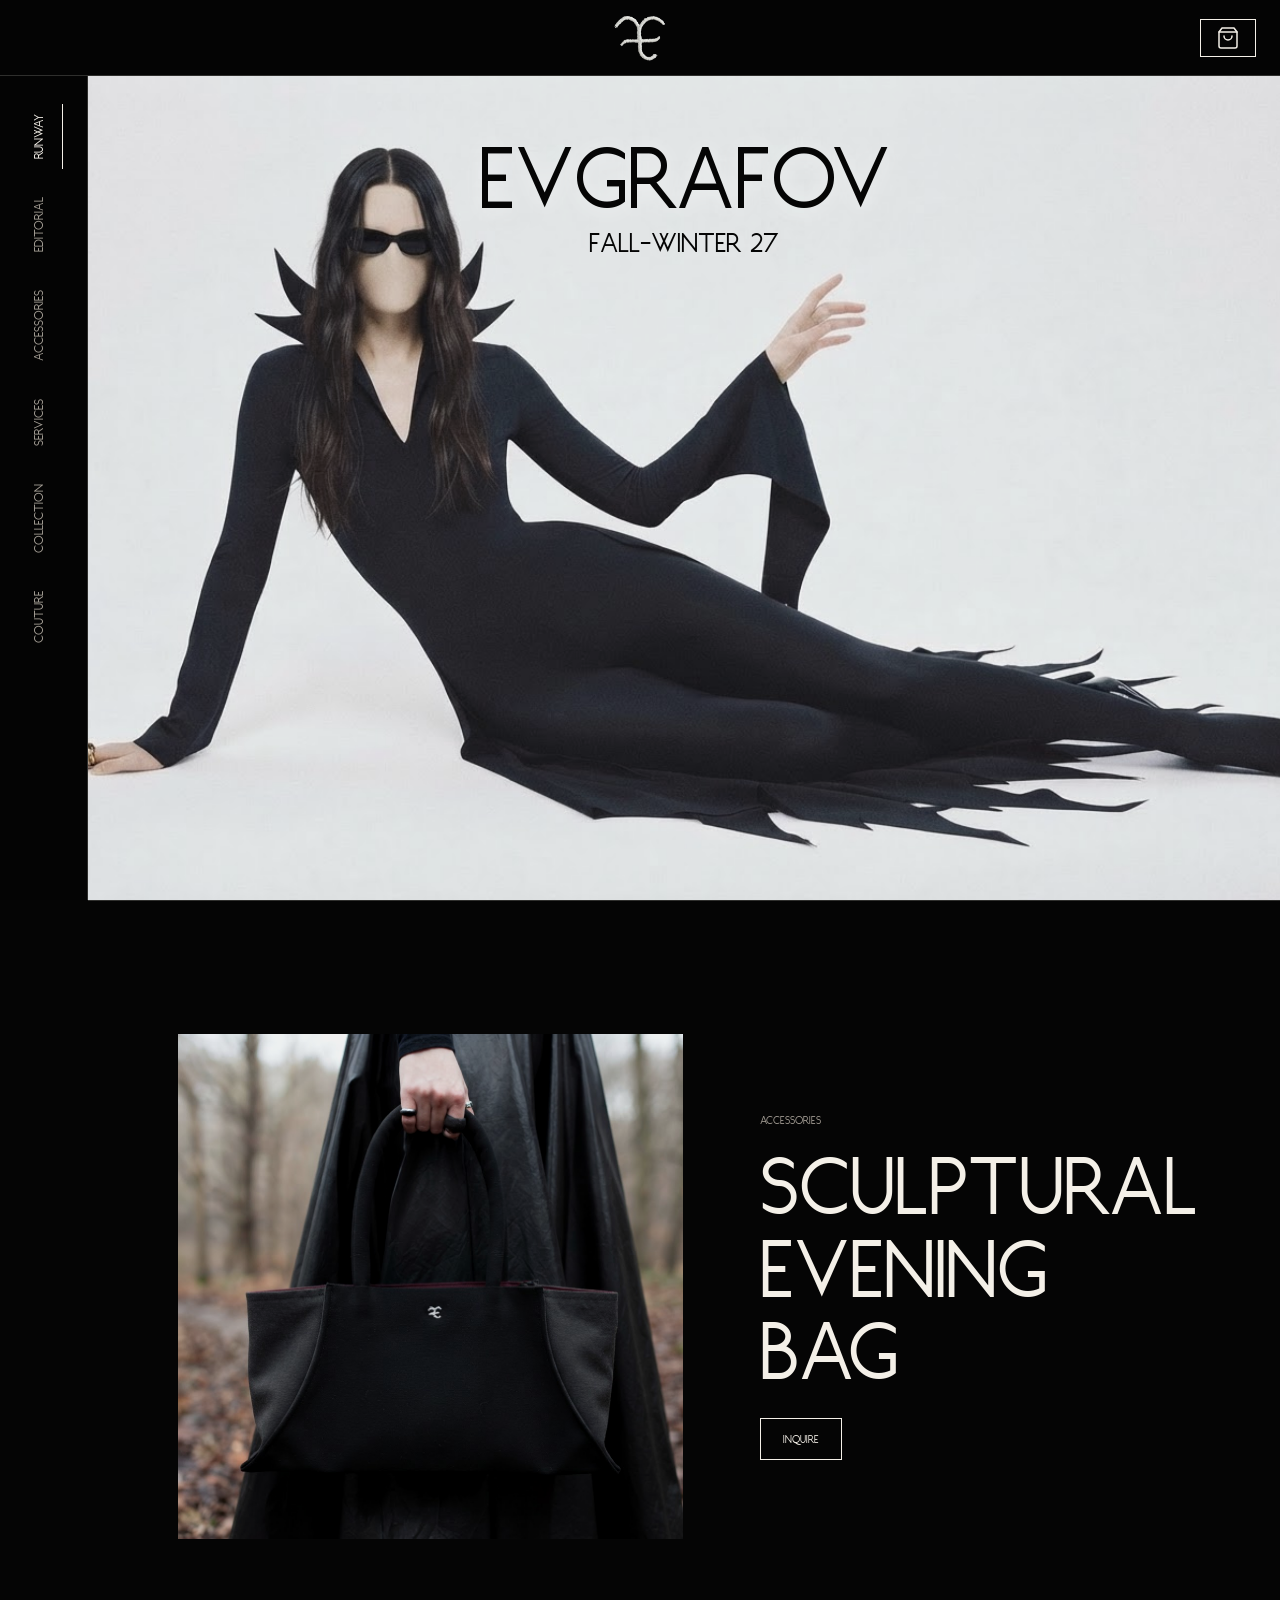
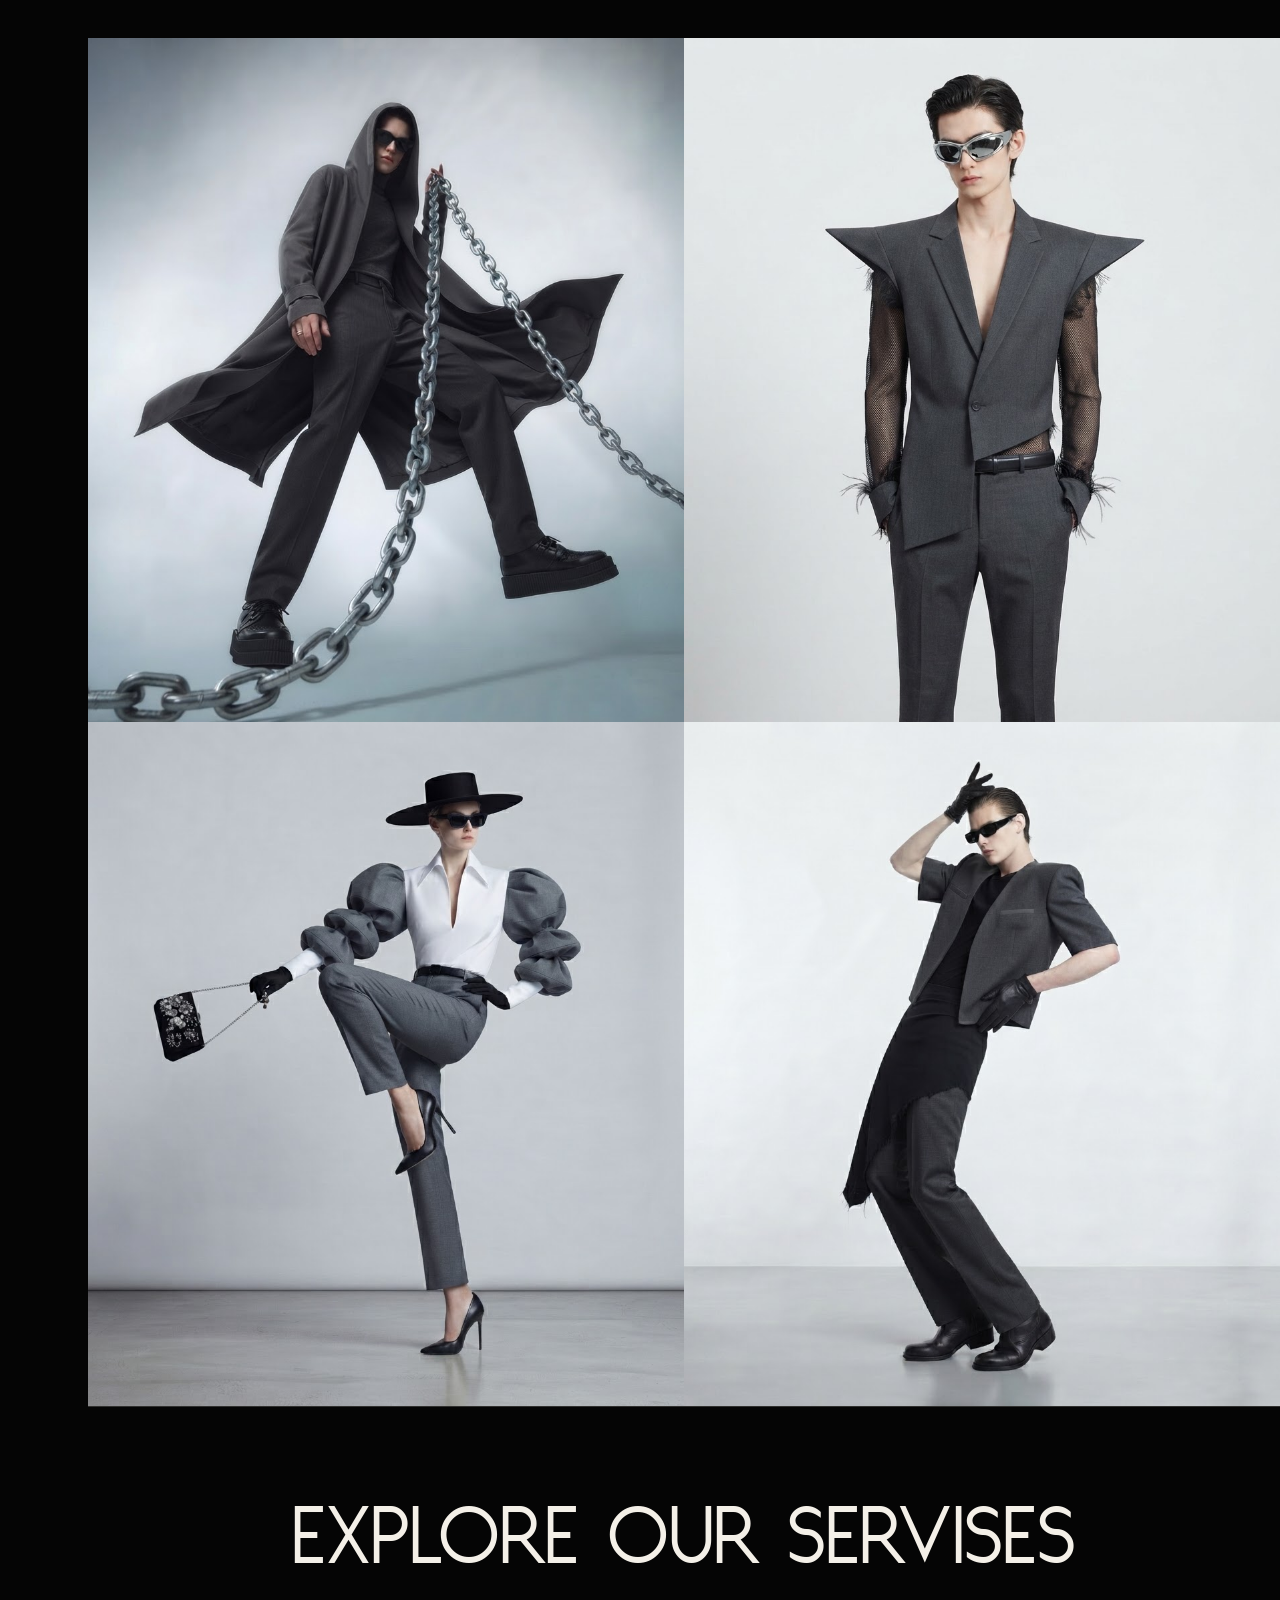
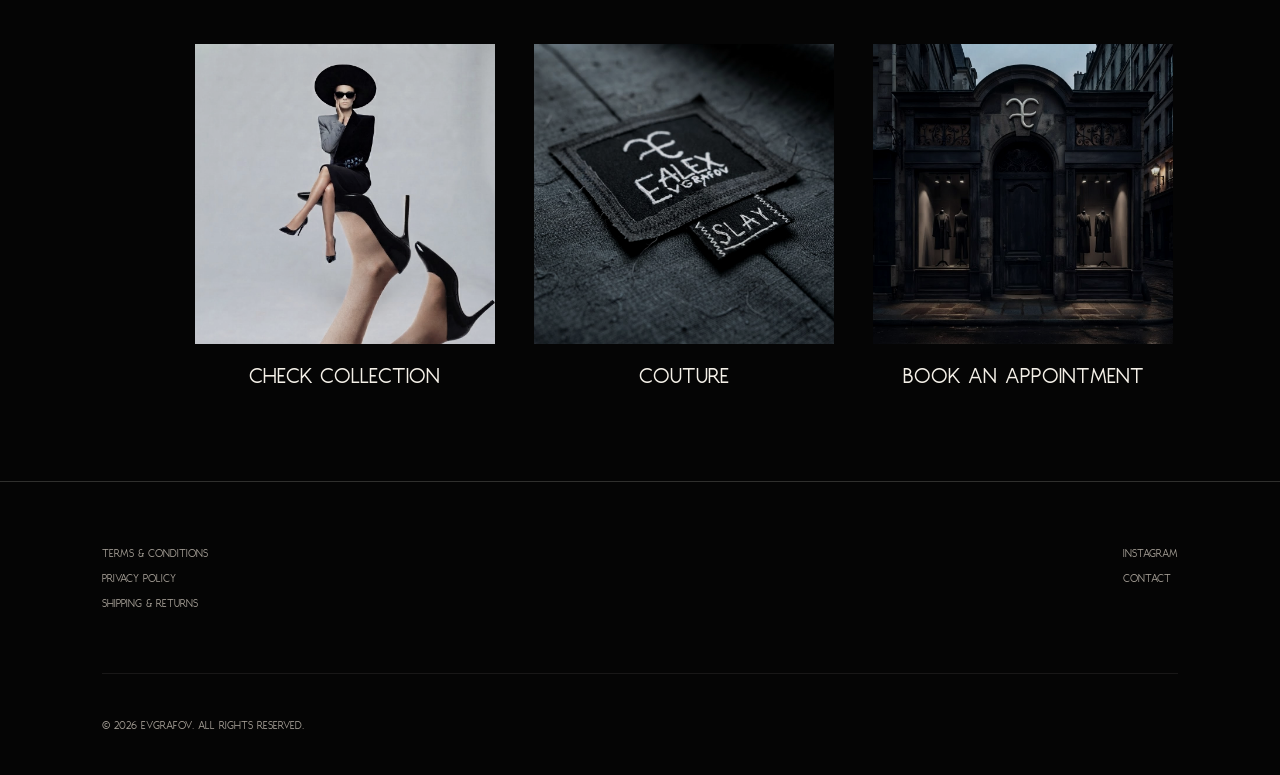
<file: index.html>
<!doctype html>
<html lang="en">
  <head>
    <meta charset="utf-8" />
    <meta name="viewport" content="width=device-width, initial-scale=1" />
    <meta
      name="description"
      content="Evgrafov high fashion collection, minimal lookbook shopping experience."
    />
    <title>Evgrafov | Official Website</title>
    <link rel="icon" href="assets/favicon/favicon.ico" sizes="any" />
    <link rel="icon" href="assets/favicon/favicon.svg" type="image/svg+xml" />
    <link rel="apple-touch-icon" href="assets/favicon/apple-touch-icon.png" />
    <link rel="manifest" href="assets/favicon/site.webmanifest" />
    <link rel="preload" href="src/styles.css" as="style" />
    <link rel="stylesheet" href="src/styles.css" />
  </head>

  <body>
    <header class="site-header" aria-label="Primary navigation">
      <span></span>
      <a class="brand-mark" href="#runway" aria-label="Evgrafov home">
        <img
          src="assets/img/logo_trans.png"
          width="1024"
          height="1024"
          alt="Evgrafov"
        />
      </a>

      <button
        class="cart-button"
        type="button"
        aria-label="Open cart"
        aria-controls="cartPanel"
      >
        <svg
          width="24"
          height="24"
          viewBox="0 0 24 24"
          fill="none"
          stroke="currentColor"
          stroke-width="1.5"
          stroke-linecap="round"
          stroke-linejoin="round"
        >
          <path d="M6 2L3 6v14a2 2 0 0 0 2 2h14a2 2 0 0 0 2-2V6l-3-4z"></path>
          <line x1="3" y1="6" x2="21" y2="6"></line>
          <path d="M16 10a4 4 0 0 1-8 0"></path>
        </svg>
        <span class="cart-count hidden" data-cart-count>0</span>
      </button>
    </header>

    <nav class="category-menu" id="categoryMenu" aria-label="Site navigation">
      <a href="#runway" class="is-active">Runway</a>
      <a href="#split">Editorial</a>
      <a href="#accessories">Accessories</a>
      <a href="#services">Services</a>
      <a href="collection.html">Collection</a>
      <a href="couture.html">Couture</a>
    </nav>

    <main>
      <section
        class="hero home-hero"
        id="runway"
        aria-labelledby="runway-title"
      >
        <figure class="home-hero-figure">
          <img
            src="assets/img/shoot/fw27_6_2_shoot.jpg"
            width="1365"
            height="2048"
            alt="Evgrafov Fall-Winter 27 runway look"
          />
          <figcaption class="home-hero-copy">
            <h1 id="runway-title">EVGRAFOV</h1>
            <p>Fall-Winter 27</p>
          </figcaption>
        </figure>
      </section>

      <section
        class="accessories-section"
        id="accessories"
        aria-labelledby="accessories-title"
      >
        <figure class="accessories-figure">
          <img
            src="assets/img/collection visuals/bag.jpg"
            width="1024"
            height="1024"
            alt="Evgrafov sculptural evening bag"
            loading="lazy"
          />
        </figure>
        <div class="accessories-copy">
          <p>Accessories</p>
          <h2 id="accessories-title">Sculptural evening bag</h2>
          <a
            href="mailto:alekseievgrafov@outlook.com?subject=Accessories%20inquiry"
            >Inquire</a
          >
        </div>
      </section>

      <section
        class="split-image-section"
        id="split"
        aria-label="FW27 editorial images"
      >
        <img
          src="assets/img/shoot/fw27_1_shoot_square.jpg"
          width="1365"
          height="1365"
          alt="FW27 editorial look 1"
          loading="lazy"
        />
        <img
          src="assets/img/shoot/fw27_7_1_shoot.jpg"
          width="1365"
          height="2048"
          alt="FW27 editorial look 7"
          loading="lazy"
        />
      </section>

      <section class="split-image-section" aria-label="FW27 editorial images 2">
        <img
          src="assets/img/shoot/fw27_2_shoot_square.jpg"
          width="1365"
          height="1365"
          alt="FW27 editorial look 2"
          loading="lazy"
        />
        <img
          src="assets/img/shoot/fw27_3_shoot_square.jpg"
          width="1365"
          height="2048"
          alt="FW27 editorial look 3"
          loading="lazy"
        />
      </section>

      <section
        class="services-section"
        id="services"
        aria-labelledby="services-title"
      >
        <h2 id="services-title">Explore our servises</h2>
        <div class="services-grid">
          <a class="service-link" href="collection.html">
            <img
              src="assets/img/shoot/fw27_5_shoot_square.jpg"
              width="512"
              height="512"
              alt="FW27 collection preview"
              loading="lazy"
            />
            <span>Check collection</span>
          </a>
          <a class="service-link" href="couture.html">
            <img
              src="assets/img/shoot/couture_tag.jpg"
              width="512"
              height="512"
              alt="Evgrafov couture preview"
              loading="lazy"
            />
            <span>Couture</span>
          </a>
          <a
            class="service-link"
            href="mailto:alekseievgrafov@outlook.com?subject=Request%20an%20appointment"
          >
            <img
              src="assets/img/shoot/shop.jpg"
              width="512"
              height="512"
              alt="Appointment preview"
              loading="lazy"
            />
            <span>Book an appointment</span>
          </a>
        </div>
      </section>
    </main>

    <footer class="site-footer">
      <div class="footer-content">
        <div class="footer-links">
          <a href="/templates/terms.html">Terms & Conditions</a>
          <a href="/templates/privacy.html">Privacy Policy</a>
          <a href="/templates/shipping.html">Shipping & Returns</a>
        </div>
        <div class="footer-social">
          <a
            href="https://instagram.com/theonlyrejlet"
            target="_blank"
            rel="noopener"
            >Instagram</a
          >
          <a href="mailto:alekseievgrafov@outlook.com">Contact</a>
        </div>
      </div>
      <div class="footer-bottom">
        <p class="footer-copyright">© 2026 Evgrafov. All rights reserved.</p>
      </div>
    </footer>

    <aside
      class="cart-panel"
      id="cartPanel"
      aria-hidden="true"
      aria-label="Shopping cart"
    >
      <div class="cart-scrim" data-close-cart></div>
      <div
        class="cart-drawer"
        role="dialog"
        aria-modal="true"
        aria-labelledby="cart-title"
      >
        <div class="cart-heading">
          <h2 id="cart-title">Cart</h2>
          <button type="button" data-close-cart aria-label="Close cart">
            Close
          </button>
        </div>
        <div class="cart-items" data-cart-items>
          <p>
            We are not accepting orders at the moment. Request private
            appointments for custom orders.
          </p>
        </div>
        <a
          class="checkout-button"
          href="mailto:alekseievgrafov@outlook.com?subject=Request%20an%20appointment"
          >Request private appointment</a
        >
      </div>
    </aside>

    <script src="src/main.js" defer></script>
  </body>
</html>
</file>
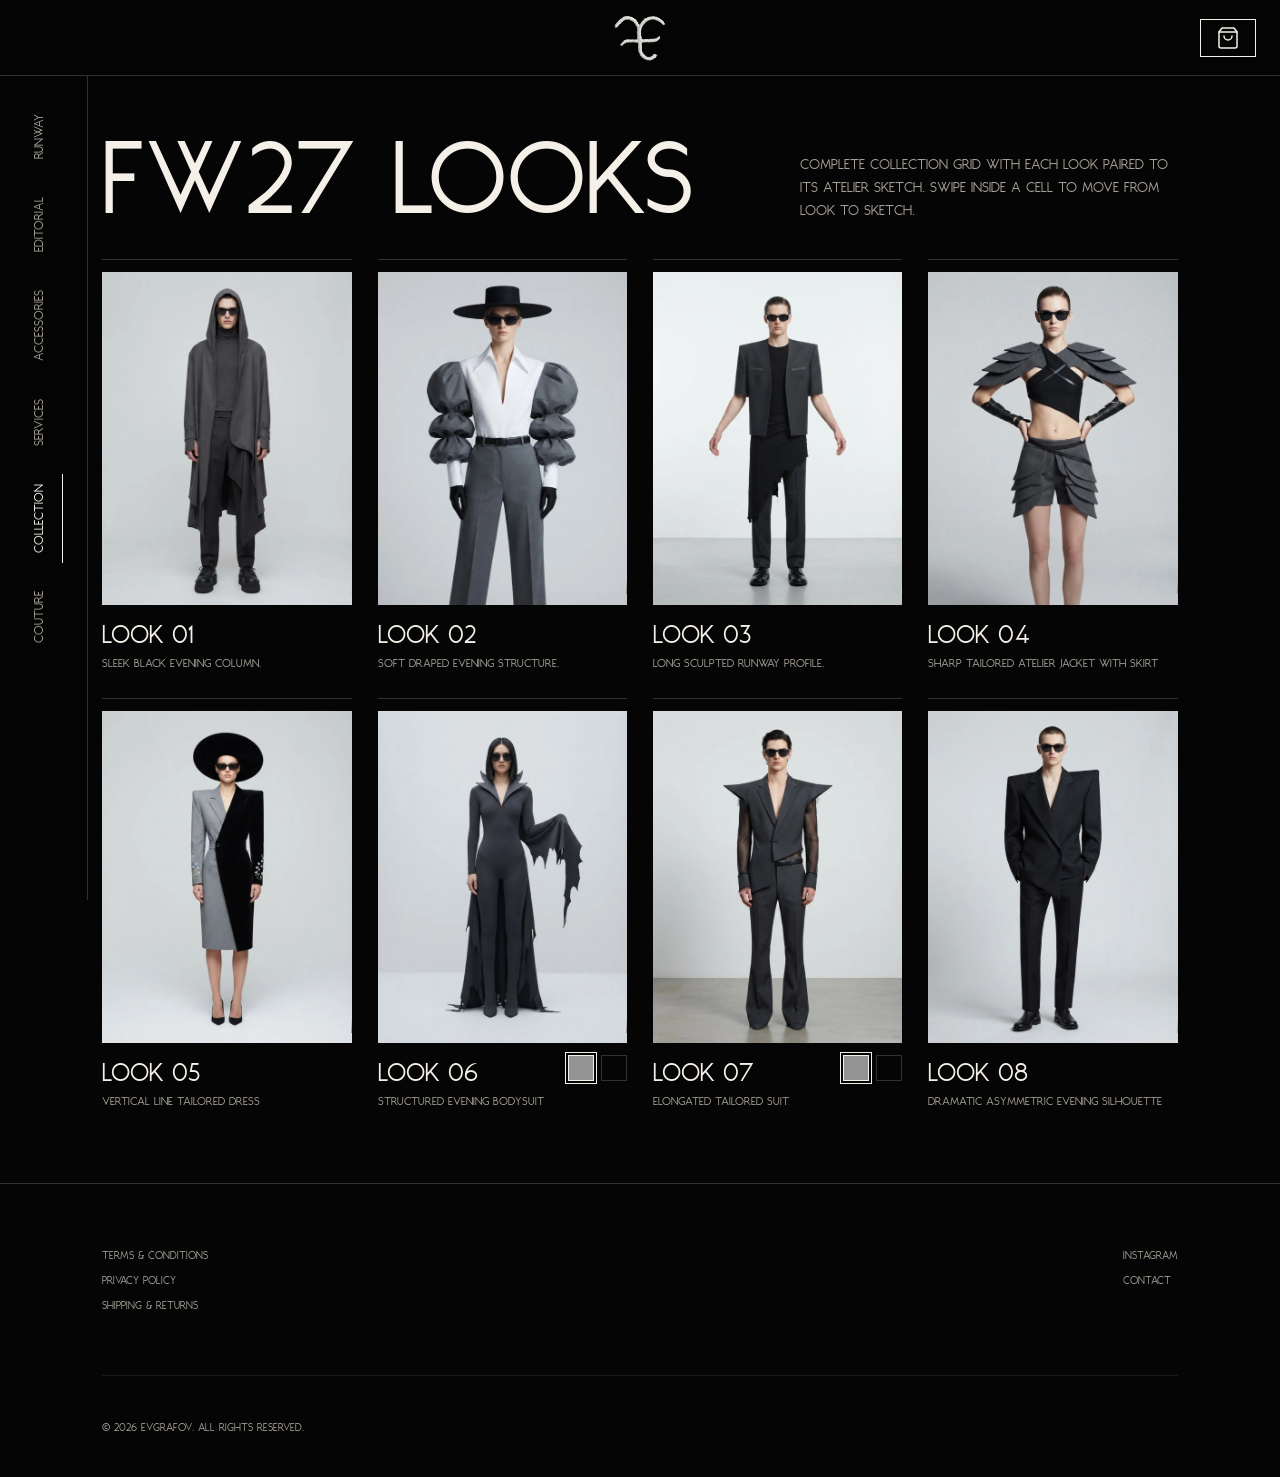
<file: collection.html>
<!doctype html>
<html lang="en">
  <head>
    <meta charset="utf-8" />
    <meta name="viewport" content="width=device-width, initial-scale=1" />
    <meta
      name="description"
      content="Evgrafov FW27-28 collection looks with runway visuals and sketches."
    />
    <title>Evgrafov FW27</title>
    <link rel="icon" href="assets/favicon/favicon.ico" sizes="any" />
    <link rel="icon" href="assets/favicon/favicon.svg" type="image/svg+xml" />
    <link rel="apple-touch-icon" href="assets/favicon/apple-touch-icon.png" />
    <link rel="manifest" href="assets/favicon/site.webmanifest" />
    <link rel="preload" href="src/styles.css" as="style" />
    <link rel="stylesheet" href="src/styles.css" />
  </head>
  <body class="collection-page">
    <header class="site-header" aria-label="Primary navigation">
      <a class="back-link header-back" href="index.html"></a>

      <a class="brand-mark" href="index.html" aria-label="Evgrafov home">
        <img
          src="assets/img/logo_trans.png"
          width="1024"
          height="1024"
          alt="Evgrafov"
        />
      </a>

      <button
        class="cart-button"
        type="button"
        aria-label="Open cart"
        aria-controls="cartPanel"
      >
        <svg
          width="24"
          height="24"
          viewBox="0 0 24 24"
          fill="none"
          stroke="currentColor"
          stroke-width="1.5"
          stroke-linecap="round"
          stroke-linejoin="round"
        >
          <path d="M6 2L3 6v14a2 2 0 0 0 2 2h14a2 2 0 0 0 2-2V6l-3-4z"></path>
          <line x1="3" y1="6" x2="21" y2="6"></line>
          <path d="M16 10a4 4 0 0 1-8 0"></path>
        </svg>
        <span class="cart-count hidden" data-cart-count>0</span>
      </button>
    </header>

    <nav
      class="category-menu"
      id="categoryMenu"
      aria-label="Collection categories"
    >
      <a href="index.html#runway">Runway</a>
      <a href="index.html#split">Editorial</a>
      <a href="index.html#accessories">Accessories</a>
      <a href="index.html#services">Services</a>
      <a href="collection.html" class="is-active">Collection</a>
      <a href="couture.html">Couture</a>
    </nav>

    <main class="collection-main">
      <section class="collection-intro" aria-labelledby="collection-title">
        <div>
          <h1 id="collection-title">FW27 Looks</h1>
        </div>
        <p>
          Complete collection grid with each look paired to its atelier sketch.
          Swipe inside a cell to move from look to sketch.
        </p>
      </section>

      <section class="looks-grid" aria-label="FW27 collection looks">
        <article class="look-cell">
          <div class="look-carousel" tabindex="0" aria-label="Look 01 carousel">
            <figure class="look-slide">
              <img
                src="assets/img/generated/looks/fw27_1.webp"
                width="821"
                height="1100"
                alt="FW27 look 01"
                loading="lazy"
              />
            </figure>
            <figure class="look-slide is-sketch">
              <img
                src="assets/img/generated/products/IMG_8113.webp"
                width="1400"
                height="1050"
                alt="FW27 look 01 sketch"
                loading="lazy"
              />
            </figure>
          </div>
          <div class="look-meta">
            <div>
              <h2>Look 01</h2>
              <p>Sleek black evening column.</p>
            </div>
          </div>
        </article>

        <article class="look-cell">
          <div class="look-carousel" tabindex="0" aria-label="Look 02 carousel">
            <figure class="look-slide">
              <img
                src="assets/img/generated/looks/fw27_2.webp"
                width="821"
                height="1100"
                alt="FW27 look 02"
                loading="lazy"
              />
            </figure>
            <figure class="look-slide is-sketch">
              <img
                src="assets/img/generated/products/IMG_8114.webp"
                width="1400"
                height="1050"
                alt="FW27 look 02 sketch"
                loading="lazy"
              />
            </figure>
          </div>
          <div class="look-meta">
            <div>
              <h2>Look 02</h2>
              <p>Soft draped evening structure.</p>
            </div>
          </div>
        </article>

        <article class="look-cell">
          <div class="look-carousel" tabindex="0" aria-label="Look 03 carousel">
            <figure class="look-slide">
              <img
                src="assets/img/generated/looks/fw27_3.webp"
                width="821"
                height="1100"
                alt="FW27 look 03"
                loading="lazy"
              />
            </figure>
            <figure class="look-slide is-sketch">
              <img
                src="assets/img/generated/products/IMG_8115.webp"
                width="1400"
                height="1050"
                alt="FW27 look 03 sketch"
                loading="lazy"
              />
            </figure>
          </div>
          <div class="look-meta">
            <div>
              <h2>Look 03</h2>
              <p>Long sculpted runway profile.</p>
            </div>
          </div>
        </article>

        <article class="look-cell">
          <div class="look-carousel" tabindex="0" aria-label="Look 04 carousel">
            <figure class="look-slide">
              <img
                src="assets/img/generated/looks/fw27_4.webp"
                width="821"
                height="1100"
                alt="FW27 look 04"
                loading="lazy"
              />
            </figure>
            <figure class="look-slide is-sketch">
              <img
                src="assets/img/generated/products/IMG_8116.webp"
                width="1400"
                height="1050"
                alt="FW27 look 04 sketch"
                loading="lazy"
              />
            </figure>
          </div>
          <div class="look-meta">
            <div>
              <h2>Look 04</h2>
              <p>Sharp tailored atelier jacket with skirt</p>
            </div>
          </div>
        </article>

        <article class="look-cell">
          <div class="look-carousel" tabindex="0" aria-label="Look 05 carousel">
            <figure class="look-slide">
              <img
                src="assets/img/generated/looks/fw27_5.webp"
                width="821"
                height="1100"
                alt="FW27 look 05"
                loading="lazy"
              />
            </figure>
            <figure class="look-slide is-sketch">
              <img
                src="assets/img/generated/products/IMG_8117.webp"
                width="1400"
                height="1050"
                alt="FW27 look 05 sketch"
                loading="lazy"
              />
            </figure>
          </div>
          <div class="look-meta">
            <div>
              <h2>Look 05</h2>
              <p>Vertical line tailored dress</p>
            </div>
          </div>
        </article>

        <article class="look-cell">
          <div class="look-carousel" tabindex="0" aria-label="Look 06 carousel">
            <figure class="look-slide">
              <img
                data-color-target="look-06"
                src="assets/img/generated/looks/fw27_6_1.webp"
                width="821"
                height="1100"
                alt="FW27 look 06 in black"
                loading="lazy"
              />
            </figure>
            <figure class="look-slide is-sketch">
              <img
                src="assets/img/generated/products/IMG_8118.webp"
                width="1400"
                height="1050"
                alt="FW27 look 06 sketch"
                loading="lazy"
              />
            </figure>
          </div>
          <div class="look-meta">
            <div>
              <h2>Look 06</h2>
              <p data-color-label="look-06">Structured evening bodysuit</p>
            </div>
            <div class="color-options" aria-label="Look 06 color options">
              <button
                class="is-active"
                type="button"
                style="--swatch: #949494"
                data-color-button="look-06"
                data-color-src="assets/img/generated/looks/fw27_6_1.webp"
                data-color-alt="FW27 look 06 in dark gray"
                data-color-name="Dark Gray"
                data-color-description="Dark gray structured evening bodysuit"
              >
                Dark Gray
              </button>
              <button
                type="button"
                style="--swatch: #050505"
                data-color-button="look-06"
                data-color-src="assets/img/generated/looks/fw27_6_2.webp"
                data-color-alt="FW27 look 06 in black"
                data-color-name="Black"
                data-color-description="Black structured evening bodysuit"
              >
                Black
              </button>
            </div>
          </div>
        </article>

        <article class="look-cell">
          <div class="look-carousel" tabindex="0" aria-label="Look 07 carousel">
            <figure class="look-slide">
              <img
                data-color-target="look-07"
                src="assets/img/generated/looks/fw27_7_1.webp"
                width="821"
                height="1100"
                alt="FW27 look 07 in dark gray"
                loading="lazy"
              />
            </figure>
            <figure class="look-slide is-sketch">
              <img
                src="assets/img/generated/products/IMG_8119.webp"
                width="1400"
                height="1050"
                alt="FW27 look 07 sketch"
                loading="lazy"
              />
            </figure>
          </div>
          <div class="look-meta">
            <div>
              <h2>Look 07</h2>
              <p data-color-label="look-07">Elongated tailored suit</p>
            </div>
            <div class="color-options" aria-label="Look 07 color options">
              <button
                class="is-active"
                type="button"
                style="--swatch: #949494"
                data-color-button="look-07"
                data-color-src="assets/img/generated/looks/fw27_7_1.webp"
                data-color-alt="FW27 look 07 in dark gray"
                data-color-name="Dark Gray"
                data-color-description="Dark gray elongated tailored suit"
              >
                Dark Gray
              </button>
              <button
                type="button"
                style="--swatch: #050505"
                data-color-button="look-07"
                data-color-src="assets/img/generated/looks/fw27_7_2.webp"
                data-color-alt="FW27 look 07 in black"
                data-color-name="Black"
                data-color-description="Black elongated tailored suit"
              >
                Black
              </button>
            </div>
          </div>
        </article>

        <article class="look-cell">
          <div class="look-carousel" tabindex="0" aria-label="Look 08 carousel">
            <figure class="look-slide">
              <img
                src="assets/img/generated/looks/fw27_8.webp"
                width="821"
                height="1100"
                alt="FW27 look 08"
                loading="lazy"
              />
            </figure>
            <figure class="look-slide is-sketch">
              <img
                src="assets/img/generated/products/IMG_8120.webp"
                width="1400"
                height="1050"
                alt="FW27 look 08 sketch"
                loading="lazy"
              />
            </figure>
          </div>
          <div class="look-meta">
            <div>
              <h2>Look 08</h2>
              <p>Dramatic asymmetric evening silhouette</p>
            </div>
          </div>
        </article>
      </section>
    </main>

    <footer class="site-footer">
      <div class="footer-content">
        <div class="footer-links">
          <a href="templates/terms.html">Terms & Conditions</a>
          <a href="templates/privacy.html">Privacy Policy</a>
          <a href="templates/shipping.html">Shipping & Returns</a>
        </div>
        <div class="footer-social">
          <a href="https://instagram.com" target="_blank" rel="noopener"
            >Instagram</a
          >
          <a href="mailto:alekseievgrafov@outlook.com">Contact</a>
        </div>
      </div>
      <div class="footer-bottom">
        <p class="footer-copyright">© 2026 Evgrafov. All rights reserved.</p>
      </div>
    </footer>

    <aside
      class="cart-panel"
      id="cartPanel"
      aria-hidden="true"
      aria-label="Shopping cart"
    >
      <div class="cart-scrim" data-close-cart></div>
      <div
        class="cart-drawer"
        role="dialog"
        aria-modal="true"
        aria-labelledby="cart-title"
      >
        <div class="cart-heading">
          <h2 id="cart-title">Cart</h2>
          <button type="button" data-close-cart aria-label="Close cart">
            Close
          </button>
        </div>
        <div class="cart-items" data-cart-items>
          <p>
            We are not accepting orders at the moment. Request private
            appointments for custom orders.
          </p>
        </div>
        <a
          class="checkout-button"
          href="mailto:alekseievgrafov@outlook.com?subject=Request%20an%20appointment"
          >Request private appointment</a
        >
      </div>
    </aside>

    <aside
      class="look-lightbox"
      data-look-lightbox
      aria-hidden="true"
      aria-label="Detailed look preview"
    >
      <button
        class="look-lightbox-scrim"
        type="button"
        data-close-look
        aria-label="Close look preview"
      ></button>
      <div
        class="look-lightbox-frame"
        role="dialog"
        aria-modal="true"
        aria-labelledby="look-lightbox-title"
      >
        <button
          class="look-lightbox-close"
          type="button"
          data-close-look
          aria-label="Close look preview"
        >
          Close
        </button>
        <img
          data-look-lightbox-image
          src="assets/img/generated/looks/fw27_1.webp"
          alt=""
        />
        <p id="look-lightbox-title" data-look-lightbox-caption></p>
      </div>
    </aside>

    <script src="src/main.js" defer></script>
  </body>
</html>
</file>
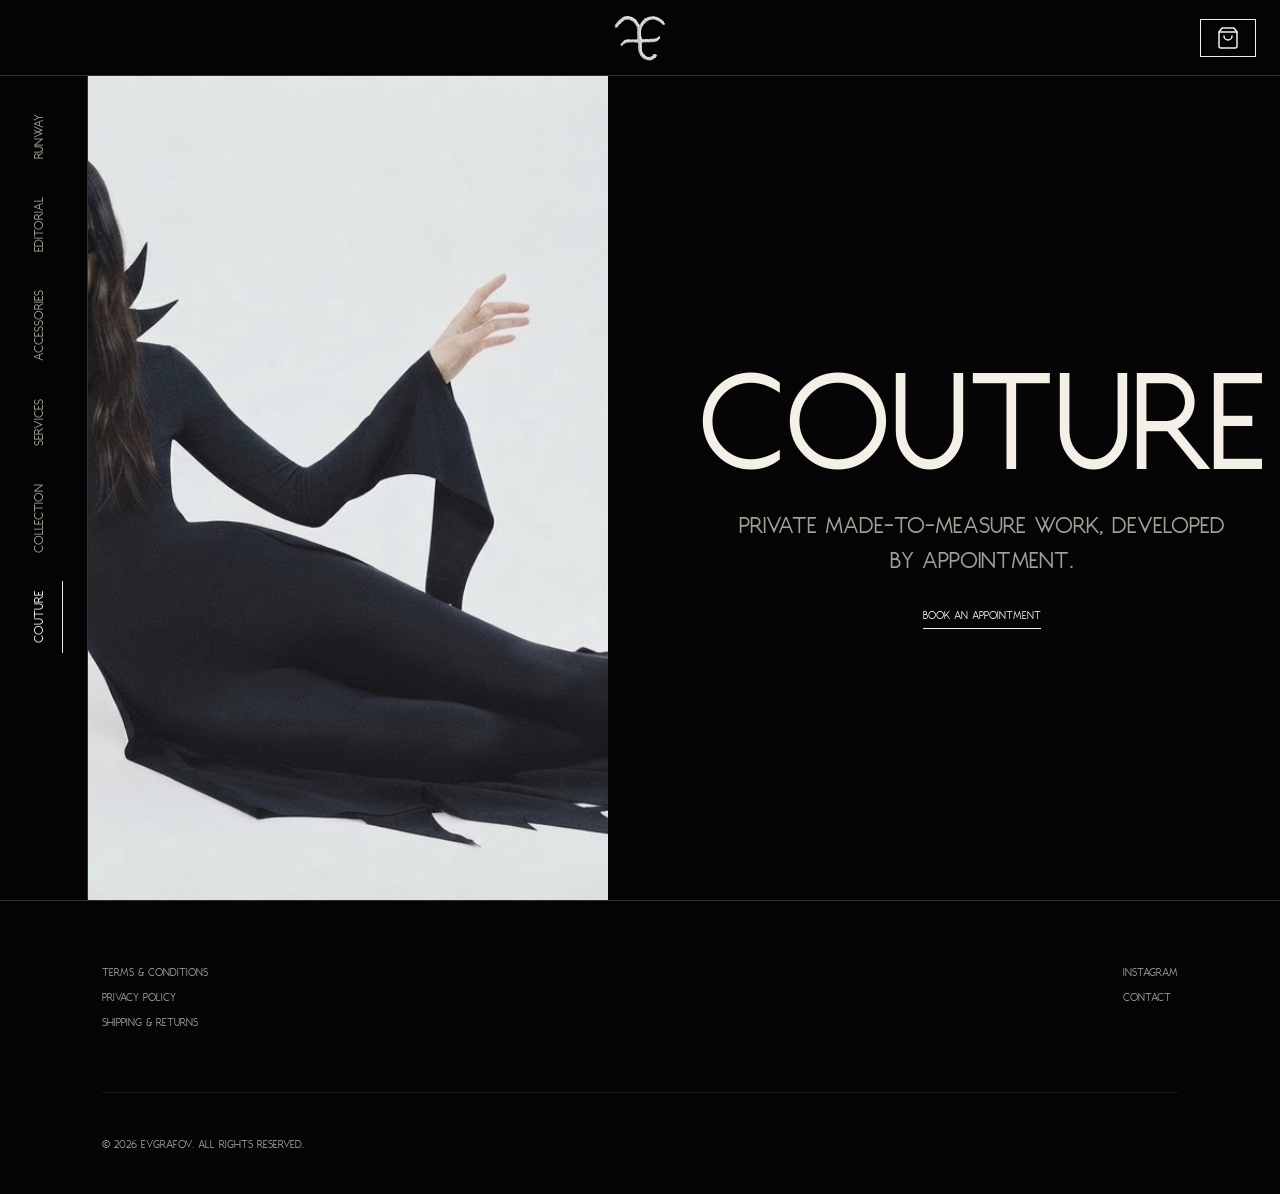
<file: couture.html>
<!doctype html>
<html lang="en">

<head>
  <meta charset="utf-8" />
  <meta name="viewport" content="width=device-width, initial-scale=1" />
  <meta name="description" content="Evgrafov couture appointments and made-to-measure work." />
  <title>Evgrafov Couture</title>
  <link rel="icon" href="assets/favicon/favicon.ico" sizes="any" />
  <link rel="icon" href="assets/favicon/favicon.svg" type="image/svg+xml" />
  <link rel="apple-touch-icon" href="assets/favicon/apple-touch-icon.png" />
  <link rel="manifest" href="assets/favicon/site.webmanifest" />
  <link rel="preload" href="src/styles.css" as="style" />
  <link rel="stylesheet" href="src/styles.css" />
</head>

<body>
  <header class="site-header" aria-label="Primary navigation">
    <a class="back-link header-back" href="index.html"></a>

    <a class="brand-mark" href="index.html" aria-label="Evgrafov home">
      <img src="assets/img/logo_trans.png" width="1024" height="1024" alt="Evgrafov" />
    </a>

    <button class="cart-button" type="button" aria-label="Open cart" aria-controls="cartPanel">
      <svg width="24" height="24" viewBox="0 0 24 24" fill="none" stroke="currentColor" stroke-width="1.5"
        stroke-linecap="round" stroke-linejoin="round">
        <path d="M6 2L3 6v14a2 2 0 0 0 2 2h14a2 2 0 0 0 2-2V6l-3-4z"></path>
        <line x1="3" y1="6" x2="21" y2="6"></line>
        <path d="M16 10a4 4 0 0 1-8 0"></path>
      </svg>
      <span class="cart-count hidden" data-cart-count>0</span>
    </button>
  </header>

  <nav class="category-menu" id="categoryMenu" aria-label="Site navigation">
    <a href="index.html#runway">Runway</a>
    <a href="index.html#split">Editorial</a>
    <a href="index.html#accessories">Accessories</a>
    <a href="index.html#services">Services</a>
    <a href="collection.html">Collection</a>
    <a href="couture.html" class="is-active">Couture</a>
  </nav>

  <main>
    <section class="couture-page-section" aria-labelledby="couture-title">
      <video class="couture-video" autoplay muted loop playsinline preload="metadata"
        poster="assets/img/shoot/fw27_6_2_shoot.jpg">
        <source src="assets/vid/look_anim.mp4" type="video/mp4" />
      </video>
      <div class="couture-copy">
        <h1 id="couture-title">Couture</h1>
        <p>Private made-to-measure work, developed by appointment.</p>
        <a href="mailto:alekseievgrafov@outlook.com?subject=Request%20an%20appointment">Book an appointment</a>
      </div>
    </section>
  </main>

  <footer class="site-footer">
    <div class="footer-content">
      <div class="footer-links">
        <a href="templates/terms.html">Terms & Conditions</a>
        <a href="templates/privacy.html">Privacy Policy</a>
        <a href="templates/shipping.html">Shipping & Returns</a>
      </div>
      <div class="footer-social">
        <a href="https://instagram.com/theonlyrejlet" target="_blank" rel="noopener">Instagram</a>
        <a href="mailto:alekseievgrafov@outlook.com">Contact</a>
      </div>
    </div>
    <div class="footer-bottom">
      <p class="footer-copyright">© 2026 Evgrafov. All rights reserved.</p>
    </div>
  </footer>

  <aside class="cart-panel" id="cartPanel" aria-hidden="true" aria-label="Shopping cart">
    <div class="cart-scrim" data-close-cart></div>
    <div class="cart-drawer" role="dialog" aria-modal="true" aria-labelledby="cart-title">
      <div class="cart-heading">
        <h2 id="cart-title">Cart</h2>
        <button type="button" data-close-cart aria-label="Close cart">
          Close
        </button>
      </div>
      <div class="cart-items" data-cart-items>
        <p>We are not accepting orders at the moment. Request private appointments for custom orders.</p>
      </div>
      <a class="checkout-button" href="mailto:alekseievgrafov@outlook.com?subject=Request%20an%20appointment">Request private appointment</a>
    </div>
  </aside>

  <script src="src/main.js" defer></script>
</body>

</html>
</file>
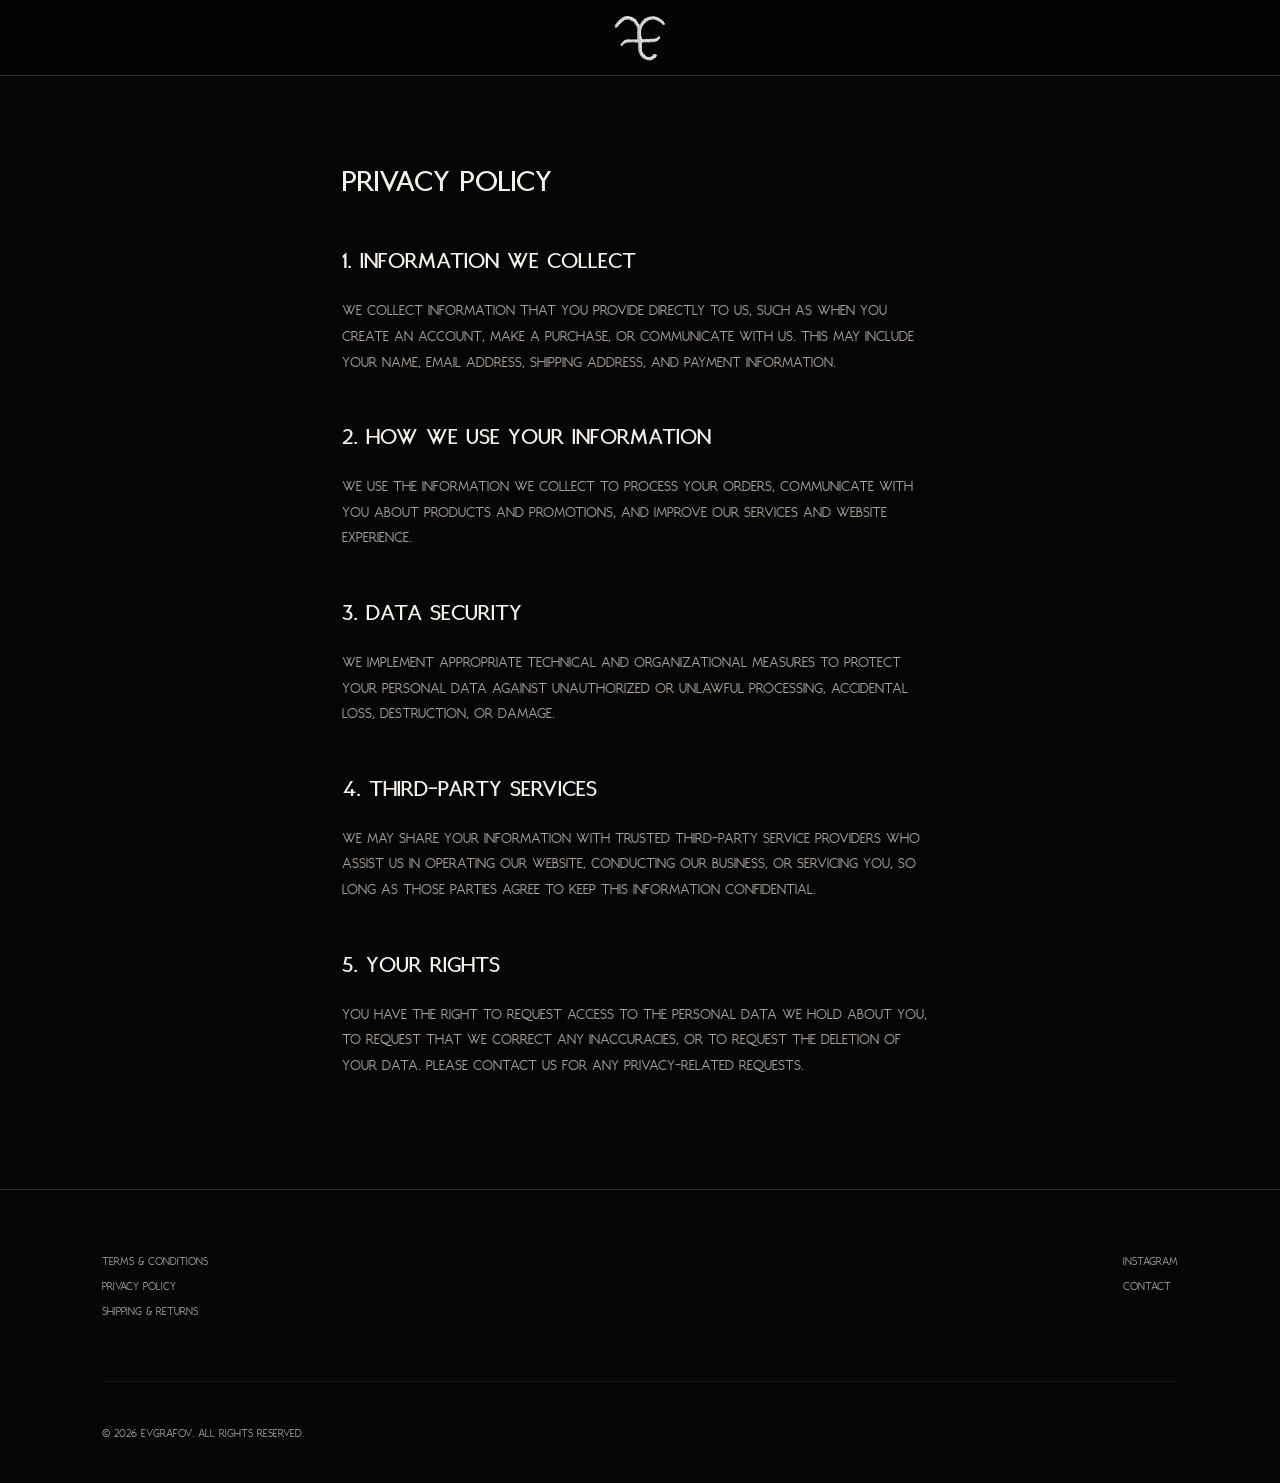
<file: templates/privacy.html>
<!doctype html>
<html lang="en">
<head>
  <meta charset="utf-8" />
  <meta name="viewport" content="width=device-width, initial-scale=1" />
  <title>Privacy Policy - Evgrafov</title>
  <link rel="icon" href="../assets/favicon/favicon.ico" sizes="any" />
  <link rel="icon" href="../assets/favicon/favicon.svg" type="image/svg+xml" />
  <link rel="stylesheet" href="../src/styles.css" />
  <style>
    .legal-content {
      padding: calc(var(--header-h) + 64px) clamp(24px, 8vw, 124px) 96px;
      max-width: 800px;
      margin: 0 auto;
    }
    .legal-content h1 {
      margin-bottom: 48px;
    }
    .legal-content h2 {
      margin-top: 48px;
      margin-bottom: 24px;
      font-size: 24px;
    }
    .legal-content p {
      margin-bottom: 16px;
      color: var(--muted);
      line-height: 1.6;
    }
  </style>
</head>
<body>
  <header class="site-header" aria-label="Primary navigation">
    <span></span>
    <a href="../index.html" class="brand-mark" aria-label="Evgrafov home">
      <img src="../assets/img/logo_trans.png" width="1024" height="1024" alt="Evgrafov" />
    </a>
    <span></span>
  </header>

  <main class="legal-content">
    <h1>Privacy Policy</h1>
    
    <h2>1. Information We Collect</h2>
    <p>We collect information that you provide directly to us, such as when you create an account, make a purchase, or communicate with us. This may include your name, email address, shipping address, and payment information.</p>

    <h2>2. How We Use Your Information</h2>
    <p>We use the information we collect to process your orders, communicate with you about products and promotions, and improve our services and website experience.</p>

    <h2>3. Data Security</h2>
    <p>We implement appropriate technical and organizational measures to protect your personal data against unauthorized or unlawful processing, accidental loss, destruction, or damage.</p>

    <h2>4. Third-Party Services</h2>
    <p>We may share your information with trusted third-party service providers who assist us in operating our website, conducting our business, or servicing you, so long as those parties agree to keep this information confidential.</p>

    <h2>5. Your Rights</h2>
    <p>You have the right to request access to the personal data we hold about you, to request that we correct any inaccuracies, or to request the deletion of your data. Please contact us for any privacy-related requests.</p>
  </main>

  <footer class="site-footer">
    <div class="footer-content">
      <div class="footer-links">
        <a href="terms.html">Terms & Conditions</a>
        <a href="privacy.html">Privacy Policy</a>
        <a href="shipping.html">Shipping & Returns</a>
      </div>
      <div class="footer-social">
        <a href="https://instagram.com" target="_blank" rel="noopener">Instagram</a>
        <a href="mailto:alekseievgrafov@outlook.com">Contact</a>
      </div>
    </div>
    <div class="footer-bottom">
      <p class="footer-copyright">© 2026 Evgrafov. All rights reserved.</p>
    </div>
  </footer>
</body>
</html>
</file>
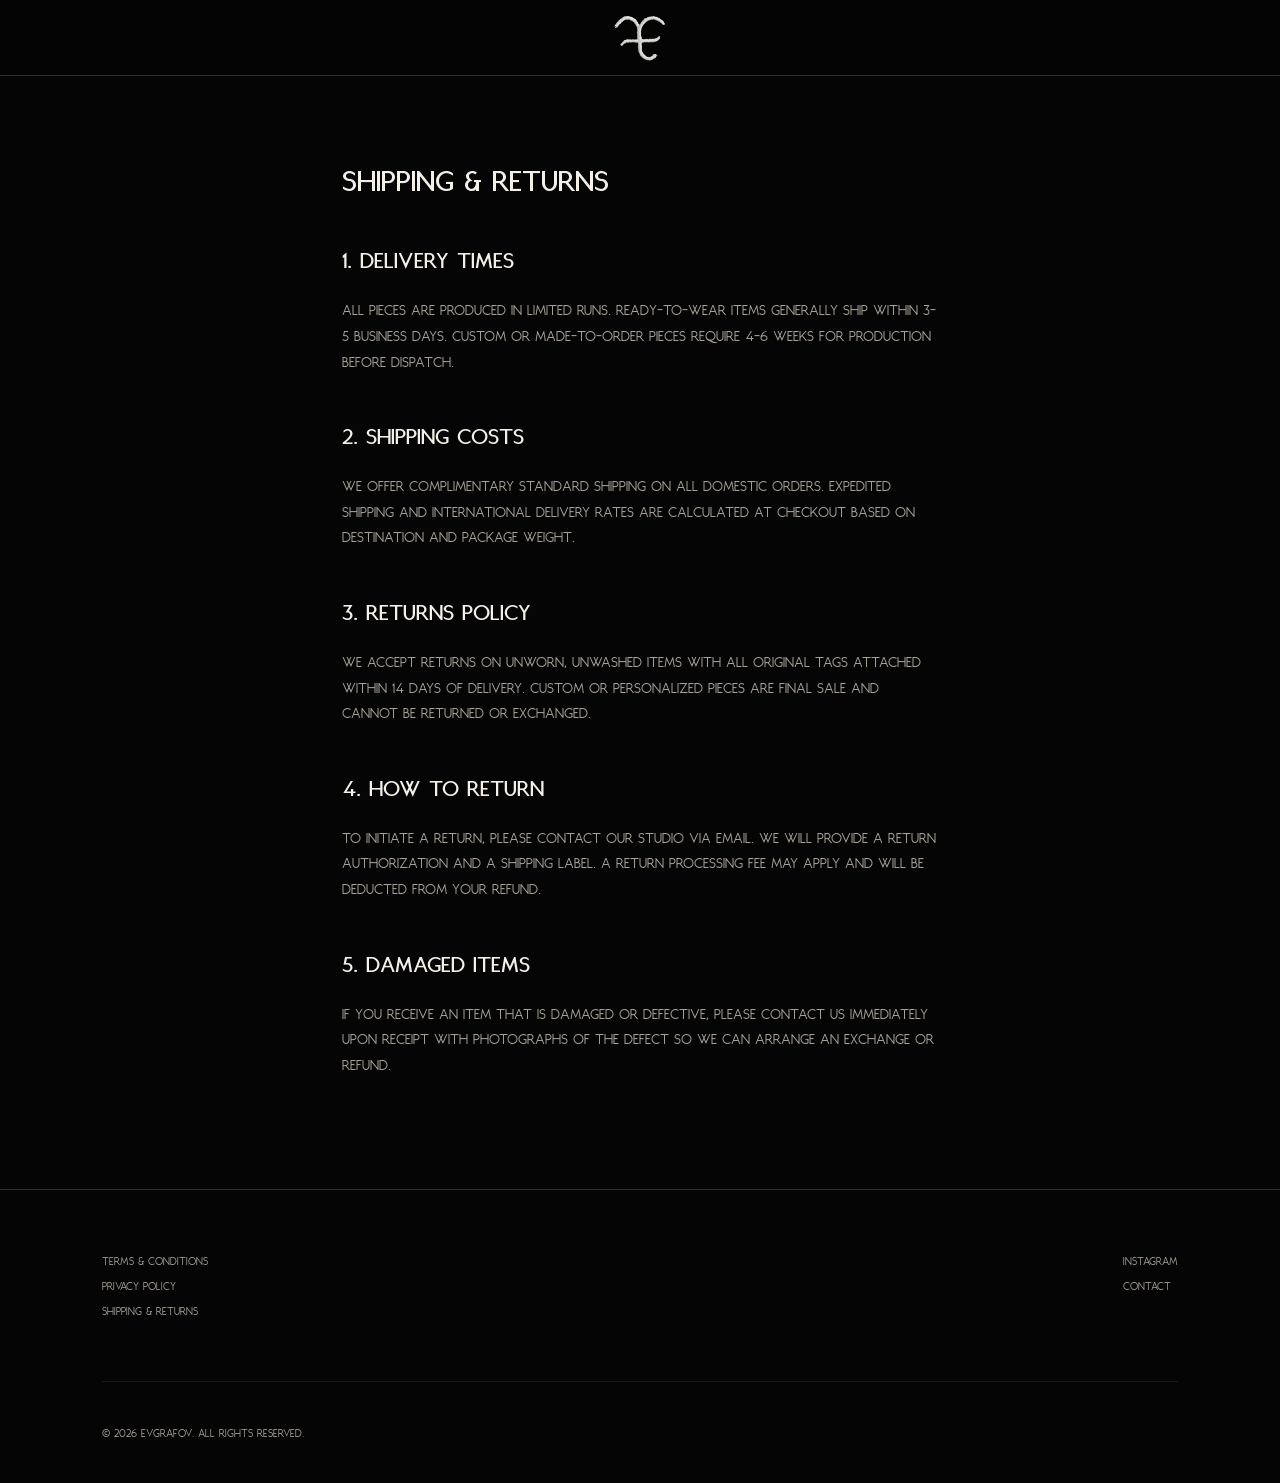
<file: templates/shipping.html>
<!doctype html>
<html lang="en">
<head>
  <meta charset="utf-8" />
  <meta name="viewport" content="width=device-width, initial-scale=1" />
  <title>Shipping & Returns - Evgrafov</title>
  <link rel="icon" href="../assets/favicon/favicon.ico" sizes="any" />
  <link rel="icon" href="../assets/favicon/favicon.svg" type="image/svg+xml" />
  <link rel="stylesheet" href="../src/styles.css" />
  <style>
    .legal-content {
      padding: calc(var(--header-h) + 64px) clamp(24px, 8vw, 124px) 96px;
      max-width: 800px;
      margin: 0 auto;
    }
    .legal-content h1 {
      margin-bottom: 48px;
    }
    .legal-content h2 {
      margin-top: 48px;
      margin-bottom: 24px;
      font-size: 24px;
    }
    .legal-content p {
      margin-bottom: 16px;
      color: var(--muted);
      line-height: 1.6;
    }
  </style>
</head>
<body>
  <header class="site-header" aria-label="Primary navigation">
    <span></span>
    <a href="../index.html" class="brand-mark" aria-label="Evgrafov home">
      <img src="../assets/img/logo_trans.png" width="1024" height="1024" alt="Evgrafov" />
    </a>
    <span></span>
  </header>

  <main class="legal-content">
    <h1>Shipping & Returns</h1>
    
    <h2>1. Delivery Times</h2>
    <p>All pieces are produced in limited runs. Ready-to-wear items generally ship within 3-5 business days. Custom or made-to-order pieces require 4-6 weeks for production before dispatch.</p>

    <h2>2. Shipping Costs</h2>
    <p>We offer complimentary standard shipping on all domestic orders. Expedited shipping and international delivery rates are calculated at checkout based on destination and package weight.</p>

    <h2>3. Returns Policy</h2>
    <p>We accept returns on unworn, unwashed items with all original tags attached within 14 days of delivery. Custom or personalized pieces are final sale and cannot be returned or exchanged.</p>

    <h2>4. How to Return</h2>
    <p>To initiate a return, please contact our studio via email. We will provide a return authorization and a shipping label. A return processing fee may apply and will be deducted from your refund.</p>

    <h2>5. Damaged Items</h2>
    <p>If you receive an item that is damaged or defective, please contact us immediately upon receipt with photographs of the defect so we can arrange an exchange or refund.</p>
  </main>

  <footer class="site-footer">
    <div class="footer-content">
      <div class="footer-links">
        <a href="terms.html">Terms & Conditions</a>
        <a href="privacy.html">Privacy Policy</a>
        <a href="shipping.html">Shipping & Returns</a>
      </div>
      <div class="footer-social">
        <a href="https://instagram.com" target="_blank" rel="noopener">Instagram</a>
        <a href="mailto:alekseievgrafov@outlook.com">Contact</a>
      </div>
    </div>
    <div class="footer-bottom">
      <p class="footer-copyright">© 2026 Evgrafov. All rights reserved.</p>
    </div>
  </footer>
</body>
</html>
</file>
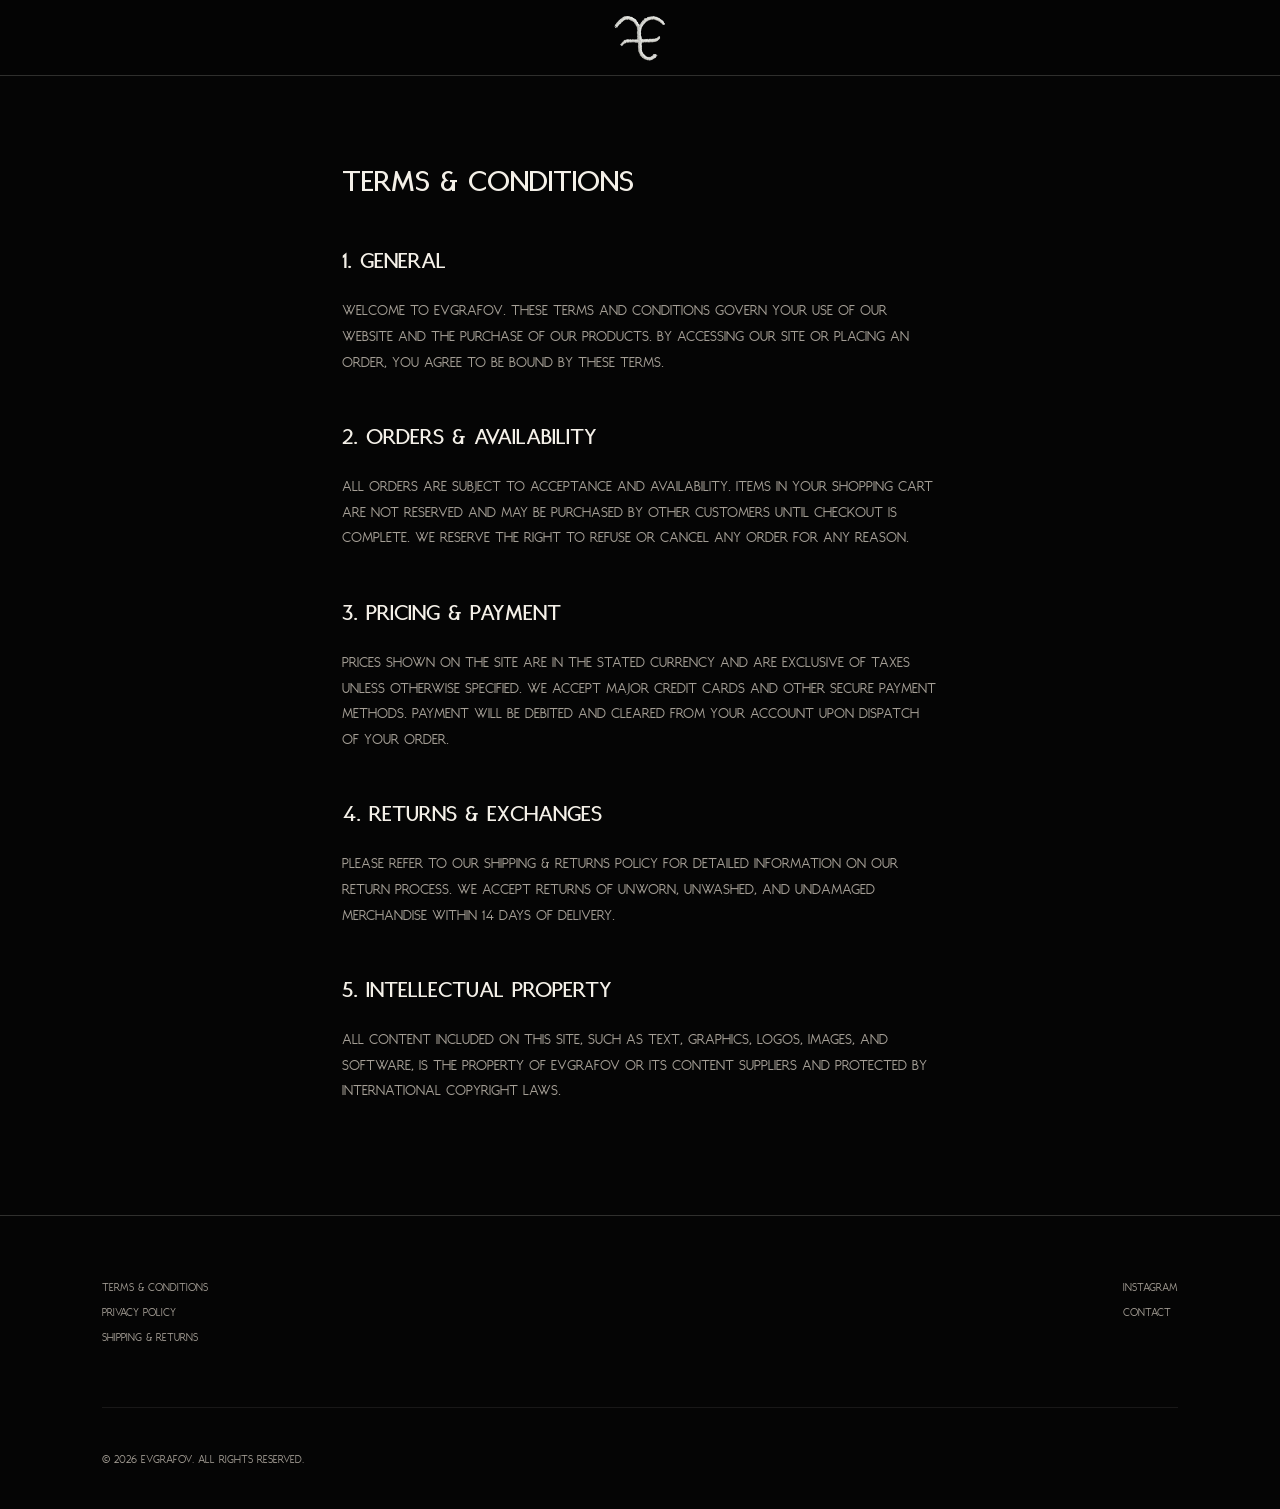
<file: templates/terms.html>
<!doctype html>
<html lang="en">
<head>
  <meta charset="utf-8" />
  <meta name="viewport" content="width=device-width, initial-scale=1" />
  <title>Terms & Conditions - Evgrafov</title>
  <link rel="icon" href="../assets/favicon/favicon.ico" sizes="any" />
  <link rel="icon" href="../assets/favicon/favicon.svg" type="image/svg+xml" />
  <link rel="stylesheet" href="../src/styles.css" />
  <style>
    .legal-content {
      padding: calc(var(--header-h) + 64px) clamp(24px, 8vw, 124px) 96px;
      max-width: 800px;
      margin: 0 auto;
    }
    .legal-content h1 {
      margin-bottom: 48px;
    }
    .legal-content h2 {
      margin-top: 48px;
      margin-bottom: 24px;
      font-size: 24px;
    }
    .legal-content p {
      margin-bottom: 16px;
      color: var(--muted);
      line-height: 1.6;
    }
  </style>
</head>
<body>
  <header class="site-header" aria-label="Primary navigation">
    <span></span>
    <a href="../index.html" class="brand-mark" aria-label="Evgrafov home">
      <img src="../assets/img/logo_trans.png" width="1024" height="1024" alt="Evgrafov" />
    </a>
    <span></span>
  </header>

  <main class="legal-content">
    <h1>Terms & Conditions</h1>
    
    <h2>1. General</h2>
    <p>Welcome to Evgrafov. These Terms and Conditions govern your use of our website and the purchase of our products. By accessing our site or placing an order, you agree to be bound by these terms.</p>

    <h2>2. Orders & Availability</h2>
    <p>All orders are subject to acceptance and availability. Items in your shopping cart are not reserved and may be purchased by other customers until checkout is complete. We reserve the right to refuse or cancel any order for any reason.</p>

    <h2>3. Pricing & Payment</h2>
    <p>Prices shown on the site are in the stated currency and are exclusive of taxes unless otherwise specified. We accept major credit cards and other secure payment methods. Payment will be debited and cleared from your account upon dispatch of your order.</p>

    <h2>4. Returns & Exchanges</h2>
    <p>Please refer to our Shipping & Returns policy for detailed information on our return process. We accept returns of unworn, unwashed, and undamaged merchandise within 14 days of delivery.</p>

    <h2>5. Intellectual Property</h2>
    <p>All content included on this site, such as text, graphics, logos, images, and software, is the property of Evgrafov or its content suppliers and protected by international copyright laws.</p>
  </main>

  <footer class="site-footer">
    <div class="footer-content">
      <div class="footer-links">
        <a href="terms.html">Terms & Conditions</a>
        <a href="privacy.html">Privacy Policy</a>
        <a href="shipping.html">Shipping & Returns</a>
      </div>
      <div class="footer-social">
        <a href="https://instagram.com" target="_blank" rel="noopener">Instagram</a>
        <a href="mailto:alekseievgrafov@outlook.com">Contact</a>
      </div>
    </div>
    <div class="footer-bottom">
      <p class="footer-copyright">© 2026 Evgrafov. All rights reserved.</p>
    </div>
  </footer>
</body>
</html>
</file>
<file: src/styles.css>
@font-face {
  font-family: "Juliett";
  src:
    url("../assets/font/Juliett-Regular.otf") format("opentype"),
    url("../assets/font/Juliett-Regular.ttf") format("truetype");
  font-weight: 400;
  font-style: normal;
  font-display: swap;
}

@font-face {
  font-family: "Juliett";
  src:
    url("../assets/font/Juliett-Bold.otf") format("opentype"),
    url("../assets/font/Juliett-Bold.ttf") format("truetype");
  font-weight: 700;
  font-style: normal;
  font-display: swap;
}

:root {
  color-scheme: dark;
  --paper: #050505;
  --surface: #0d0d0d;
  --ink: #f4f0e8;
  --muted: #a59f96;
  --line: rgba(244, 240, 232, 0.18);
  --veil: rgba(5, 5, 5, 0.8);
  --header-h: 76px;
  font-family: "Juliett";
}

* {
  box-sizing: border-box;
}

html {
  scroll-behavior: smooth;
}

body {
  margin: 0;
  min-width: 320px;
  background: var(--paper);
  color: var(--ink);
  letter-spacing: 0;
}

body.cart-open {
  overflow: hidden;
}

body.look-open {
  overflow: hidden;
}

img,
video {
  display: block;
  max-width: 100%;
}

figure {
  margin: 0;
}

button,
a {
  color: inherit;
  font: inherit;
}

button {
  cursor: pointer;
}

.site-header {
  position: fixed;
  z-index: 30;
  inset: 0 0 auto;
  height: var(--header-h);
  display: grid;
  grid-template-columns: 88px 1fr 88px;
  align-items: center;
  border-bottom: 1px solid var(--line);
  background: rgba(5, 5, 5, 0.82);
  -webkit-backdrop-filter: blur(18px);
  backdrop-filter: blur(18px);
}

.menu-toggle,
.cart-button,
.cart-heading button,
.product-card button,
.carousel-control,
.checkout-button {
  border: 1px solid var(--ink);
  background: transparent;
  text-transform: uppercase;
  font-size: 11px;
  line-height: 1;
  letter-spacing: 0;
  transition:
    transform 180ms ease,
    background 180ms ease,
    color 180ms ease;
}

.menu-toggle {
  width: 38px;
  height: 38px;
  margin-left: 24px;
  padding: 0 9px;
  display: grid;
  align-content: center;
  gap: 5px;
}

.menu-toggle span {
  height: 1px;
  background: currentColor;
}

.brand-mark {
  justify-self: center;
  width: clamp(48px, 7vw, 72px);
}

.brand-mark img {
  width: 100%;
  height: auto;
}

.cart-button {
  justify-self: end;
  margin-right: 24px;
  min-width: 56px;
  height: 38px;
  display: inline-flex;
  align-items: center;
  justify-content: center;
  position: relative;
}

.cart-count {
  position: absolute;
  top: 0;
  right: 6px;
  background-color: var(--ink);
  color: var(--paper);
  font-size: 11px;
  font-weight: 700;
  border-radius: 50%;
  width: 18px;
  height: 18px;
  display: flex;
  align-items: center;
  justify-content: center;
}

.cart-count.hidden {
  display: none;
}

.category-menu {
  position: fixed;
  z-index: 20;
  left: 0;
  top: var(--header-h);
  bottom: 0;
  width: 88px;
  padding: 28px 24px;
  display: flex;
  flex-direction: column;
  gap: 18px;
  overflow-y: auto;
  border-right: 1px solid var(--line);
  background: rgba(5, 5, 5, 0.74);
  -webkit-backdrop-filter: blur(14px);
  backdrop-filter: blur(14px);
}

.category-menu a {
  writing-mode: vertical-rl;
  transform: rotate(180deg);
  text-decoration: none;
  text-transform: uppercase;
  font-size: 14px;
  color: var(--muted);
  padding: 10px 6px;
  border-left: 1px solid transparent;
  transition:
    color 180ms ease,
    border-color 180ms ease;
}

.category-menu a.is-active,
.category-menu a:hover {
  color: var(--ink);
  border-color: var(--ink);
}

main {
  padding-left: 88px;
}

.hero {
  min-height: 100svh;
  position: relative;
  display: grid;
  align-items: end;
  overflow: clip;
  padding: calc(var(--header-h) + 48px) clamp(24px, 7vw, 108px) 10vh;
  isolation: isolate;
}

.home-hero {
  min-height: calc(100svh - var(--header-h));
  place-items: center;
  padding: var(--header-h) 0 0;
}

.hero::after {
  content: "";
  position: absolute;
  inset: 0;
  z-index: -1;
  background: linear-gradient(180deg, rgba(5, 5, 5, 0.12), rgba(5, 5, 5, 0.92));
}

.home-hero::after {
  display: none;
}

.home-hero-figure {
  position: relative;
  width: 100%;
  height: calc(100svh - var(--header-h));
  overflow: hidden;
}

.home-hero-figure img {
  width: 100%;
  height: 100%;
  object-fit: cover;
  filter: grayscale(0.18) contrast(1.04) brightness(0.94);
}

.home-hero-copy {
  position: absolute;
  top: clamp(22px, 5vw, 54px);
  left: 50%;
  width: min(86%, 520px);
  transform: translateX(-50%);
  text-align: center;
  color: #050505;
  text-shadow: 0 2px 20px rgba(255, 255, 255, 0.58);
}

.home-hero-copy h1 {
  margin: 0;
  font-size: clamp(46px, 8vw, 96px);
  line-height: 0.9;
  font-weight: 400;
}

.home-hero-copy p {
  margin: 10px 0 0;
  font-size: clamp(18px, 2.5vw, 30px);
  line-height: 1;
}

.hero-video {
  position: absolute;
  inset: 0;
  z-index: -2;
  width: 100%;
  height: 100%;
  object-fit: cover;
  filter: grayscale(1) contrast(1.2) brightness(0.5);
}

.hero-copy {
  max-width: 760px;
  animation: rise-in 760ms cubic-bezier(0.2, 0.8, 0.2, 1) both;
}

.hero-copy p,
.section-heading p,
.archive-section p {
  margin: 0 0 14px;
  color: var(--muted);
  text-transform: uppercase;
  font-size: 11px;
}

.hero-copy h1 {
  margin: 0;
  font-size: clamp(64px, 13vw, 178px);
  line-height: 0.82;
  font-weight: 400;
}

.hero-copy span {
  display: block;
  max-width: 420px;
  margin-top: 26px;
  font-size: clamp(16px, 2vw, 22px);
  line-height: 1.45;
}

.split-image-section {
  display: grid;
  grid-template-columns: repeat(2, minmax(0, 1fr));
}

.split-image-section img {
  width: 100%;
  height: min(76svh, 760px);
  aspect-ratio: 1 / 1;
  object-fit: cover;
}

.services-section {
  min-height: 60svh;
  padding: calc(var(--header-h) + 5px) clamp(24px, 7vw, 104px) 92px;
  border-top: 1px solid var(--line);
  text-align: center;
}

.services-section h2 {
  margin: 0 0 clamp(34px, 6vw, 72px);
  font-size: clamp(36px, 7vw, 92px);
  line-height: 0.94;
  font-weight: 400;
}

.services-grid {
  display: grid;
  grid-template-columns: repeat(3, minmax(0, 1fr));
  gap: clamp(18px, 3vw, 42px);
  max-width: 980px;
  margin: 0 auto;
}

.service-link {
  display: grid;
  gap: 18px;
  color: inherit;
  justify-items: center;
  text-align: center;
  text-decoration: none;
}

.service-link img {
  width: min(100%, 300px);
  height: min(26vw, 300px);
  min-height: 220px;
  aspect-ratio: 1 / 1;
  object-fit: cover;
  filter: grayscale(0.18) contrast(1.04) brightness(0.92);
  transition:
    filter 220ms ease,
    transform 220ms ease;
}

.service-link span {
  text-transform: uppercase;
  font-size: clamp(16px, 2vw, 24px);
  line-height: 1.1;
}

.service-link:hover img {
  filter: grayscale(0) contrast(1.02) brightness(1);
  transform: translateY(-3px);
}

.accessories-section {
  min-height: 82svh;
  display: grid;
  grid-template-columns: minmax(0, 1.08fr) minmax(280px, 0.92fr);
  align-items: center;
  gap: clamp(28px, 6vw, 96px);
  padding: calc(var(--header-h) + 44px) clamp(24px, 7vw, 104px) 86px;
  border-top: 1px solid var(--line);
}

.accessories-figure {
  overflow: hidden;
  aspect-ratio: 1 / 1;
  background: #101010;
}

.accessories-figure img {
  width: 100%;
  height: 100%;
  aspect-ratio: 1 / 1;
  object-fit: contain;
  filter: grayscale(0.12) contrast(1.04) brightness(0.94);
  transition: filter 220ms ease;
}

.accessories-section:hover .accessories-figure img {
  filter: grayscale(0) contrast(1.02) brightness(1);
}

.accessories-copy {
  max-width: 430px;
}

.accessories-copy p {
  margin: 0 0 14px;
  color: var(--muted);
  text-transform: uppercase;
  font-size: 12px;
}

.accessories-copy h2 {
  margin: 0 0 30px;
  font-size: clamp(42px, 7vw, 92px);
  line-height: 0.92;
  font-weight: 400;
}

.accessories-copy a {
  display: inline-flex;
  min-height: 42px;
  align-items: center;
  border: 1px solid var(--ink);
  padding: 0 22px;
  text-decoration: none;
  text-transform: uppercase;
  font-size: 12px;
  transition:
    background 180ms ease,
    color 180ms ease;
}

.accessories-copy a:hover {
  background: var(--ink);
  color: var(--paper);
}

.collection-section {
  min-height: 100svh;
  padding: calc(var(--header-h) + 48px) clamp(22px, 5vw, 80px) 72px;
  border-top: 1px solid var(--line);
}

.section-heading {
  display: flex;
  align-items: end;
  justify-content: space-between;
  gap: 24px;
  margin-bottom: 32px;
}

.section-heading h2,
.archive-section h2,
.cart-heading h2 {
  margin: 0;
  font-size: clamp(34px, 5vw, 72px);
  line-height: 0.94;
  font-weight: 400;
}

.carousel-shell {
  display: grid;
  grid-template-columns: 52px minmax(0, 1fr) 52px;
  gap: 16px;
  align-items: center;
}

.product-carousel {
  display: grid;
  grid-auto-flow: column;
  grid-auto-columns: minmax(280px, 43vw);
  gap: clamp(18px, 3vw, 42px);
  overflow-x: auto;
  overscroll-behavior-inline: contain;
  scroll-snap-type: x mandatory;
  scroll-padding: 2px;
  padding: 4px 2px 26px;
  scrollbar-width: thin;
}

.product-card {
  scroll-snap-align: start;
  display: grid;
  grid-template-rows: auto 1fr auto;
  min-height: 640px;
  border-top: 1px solid var(--line);
  opacity: 0;
  transform: translateY(24px);
  animation: rise-in 600ms ease both;
}

.product-card:nth-child(2) {
  animation-delay: 90ms;
}

.product-card:nth-child(3) {
  animation-delay: 180ms;
}

.product-card img {
  width: 100%;
  aspect-ratio: 4 / 5;
  object-fit: cover;
  background: #111111;
  filter: grayscale(1) contrast(1.08) brightness(0.92);
  transform: rotate(2deg);
  transform-origin: 52% 50%;
  transition:
    filter 260ms ease,
    transform 260ms ease;
}

.product-card:hover img {
  filter: grayscale(0.25) contrast(1.05) brightness(1);
  transform: rotate(2deg) translateY(-4px);
}

.product-card div {
  padding: 18px 0 24px;
}

.product-card h3 {
  margin: 0 0 10px;
  font-size: clamp(22px, 3vw, 34px);
  font-weight: 400;
}

.product-card p {
  margin: 0;
  max-width: 35ch;
  color: var(--muted);
  font-size: 14px;
  line-height: 1.55;
}

.product-card button,
.checkout-button {
  min-height: 42px;
}

.carousel-control {
  width: 52px;
  height: 52px;
  overflow: hidden;
  white-space: nowrap;
  text-indent: 100%;
  position: relative;
}

.carousel-control::before {
  content: "";
  position: absolute;
  inset: 18px;
  border-top: 1px solid currentColor;
  border-left: 1px solid currentColor;
}

.carousel-control.prev::before {
  transform: rotate(-45deg);
}

.carousel-control.next::before {
  transform: rotate(135deg);
}

.archive-section {
  min-height: 70svh;
  padding: calc(var(--header-h) + 64px) clamp(24px, 8vw, 124px) 96px;
  display: flex;
  justify-content: space-between;
  align-items: start;
  gap: 32px;
  border-top: 1px solid var(--line);
}

.archive-section a {
  text-transform: uppercase;
  font-size: 12px;
  text-decoration: none;
  border-bottom: 1px solid currentColor;
  padding-bottom: 7px;
}

.site-footer {
  padding: 64px clamp(24px, 8vw, 124px) 32px;
  border-top: 1px solid var(--line);
  font-size: 12px;
  text-transform: uppercase;
  background: var(--paper);
}

.footer-content {
  display: flex;
  justify-content: space-between;
  flex-wrap: wrap;
  gap: 32px;
  margin-bottom: 64px;
}

.footer-links,
.footer-social {
  display: flex;
  flex-direction: column;
  gap: 12px;
}

.site-footer a {
  color: var(--muted);
  text-decoration: none;
  transition: color 0.2s ease;
}

.site-footer a:hover {
  color: var(--ink);
}

.footer-bottom {
  display: flex;
  justify-content: space-between;
  align-items: center;
  color: var(--muted);
  padding-top: 32px;
  border-top: 1px solid rgba(244, 240, 232, 0.08);
}

.collection-main {
  min-height: 100svh;
  padding: calc(var(--header-h) + 46px) clamp(64px, 8vw, 132px) 72px;
}

.collection-intro {
  display: flex;
  align-items: end;
  justify-content: space-between;
  gap: 28px;
  margin-bottom: 38px;
}

.collection-intro p {
  margin: 0;
  max-width: 42ch;
  color: var(--muted);
  line-height: 1.45;
}

.collection-intro h1 {
  margin: 0;
  font-size: clamp(48px, 9vw, 128px);
  font-weight: 400;
  line-height: 0.86;
}

.couture-page-section {
  min-height: calc(100svh - var(--header-h));
  padding: var(--header-h) clamp(24px, 8vw, 124px) 0 0;
  display: grid;
  grid-template-columns: minmax(240px, 520px) minmax(0, 1fr);
  gap: clamp(32px, 7vw, 96px);
  align-items: stretch;
}

.couture-page-section img,
.couture-page-section video {
  width: 100%;
  height: 100%;
  min-height: calc(100svh - var(--header-h));
  aspect-ratio: 3 / 4;
  object-fit: cover;
  filter: grayscale(0.16) contrast(1.04) brightness(0.94);
}

.couture-page-section video {
  background: #080808;
}

.couture-copy {
  display: grid;
  align-content: center;
  justify-items: center;
  text-align: center;
}

.couture-page-section h1 {
  margin: 0;
  font-size: clamp(54px, 12vw, 156px);
  line-height: 0.86;
  font-weight: 400;
}

.couture-page-section p {
  max-width: 34ch;
  margin: 28px 0 32px;
  color: var(--muted);
  font-size: clamp(18px, 2vw, 26px);
  line-height: 1.35;
}

.couture-page-section a {
  text-transform: uppercase;
  font-size: 12px;
  text-decoration: none;
  border-bottom: 1px solid currentColor;
  padding-bottom: 7px;
}

.looks-grid {
  display: grid;
  grid-template-columns: repeat(4, minmax(0, 1fr));
  gap: clamp(16px, 2vw, 28px);
}

.look-cell {
  min-width: 0;
  border-top: 1px solid var(--line);
  padding-top: 12px;
}

.look-carousel {
  display: grid;
  grid-auto-flow: column;
  grid-auto-columns: 100%;
  overflow-x: auto;
  overflow-y: hidden;
  overscroll-behavior-inline: contain;
  scroll-snap-type: x mandatory;
  scrollbar-width: thin;
  touch-action: pan-x;
  background: #080808;
}

.look-slide {
  scroll-snap-align: start;
  position: relative;
  min-width: 0;
}

.look-slide img {
  width: 100%;
  aspect-ratio: 3 / 4;
  height: auto;
  object-fit: cover;
  background: #101010;
  cursor: zoom-in;
  transition:
    filter 220ms ease,
    transform 260ms ease;
}

.look-slide:hover img {
  filter: brightness(1.04) contrast(1.03);
  transform: scale(1.045);
}

.look-slide.is-sketch img {
  filter: grayscale(1) contrast(1.08) brightness(0.9);
  transform: rotate(2deg) scale(0.96);
}

.look-slide.is-sketch:hover img {
  filter: grayscale(0.75) contrast(1.08) brightness(0.98);
  transform: rotate(2deg) scale(1.01);
}

.look-meta {
  display: grid;
  grid-template-columns: 1fr auto;
  align-items: start;
  gap: 12px;
  padding-top: 12px;
}

.look-meta h2 {
  margin: 0 0 5px;
  font-size: clamp(20px, 2.2vw, 30px);
  font-weight: 400;
}

.look-meta p {
  margin: 0;
  color: var(--muted);
  font-size: 13px;
  line-height: 1.4;
}

.color-options {
  display: flex;
  gap: 7px;
  justify-content: end;
}

.color-options button {
  width: 26px;
  height: 26px;
  padding: 0;
  border: 1px solid var(--line);
  background: var(--swatch, var(--ink));
  color: transparent;
  overflow: hidden;
}

.color-options button.is-active {
  border-color: var(--ink);
  box-shadow:
    0 0 0 2px var(--paper),
    0 0 0 3px var(--ink);
}

.back-link {
  text-transform: uppercase;
  font-size: 12px;
  text-decoration: none;
  border-bottom: 1px solid currentColor;
  padding-bottom: 7px;
  white-space: nowrap;
}

.header-back {
  justify-self: start;
  margin-left: 24px;
}

.cart-panel {
  position: fixed;
  inset: 0;
  z-index: 60;
  pointer-events: none;
  opacity: 0;
  transition: opacity 220ms ease;
}

.cart-panel.is-open {
  pointer-events: auto;
  opacity: 1;
}

.cart-scrim {
  position: absolute;
  inset: 0;
  background: rgba(0, 0, 0, 0.72);
  -webkit-backdrop-filter: blur(6px);
  backdrop-filter: blur(6px);
}

.cart-drawer {
  position: relative;
  min-height: min(440px, 82svh);
  width: min(100%, 760px);
  margin-left: auto;
  background: var(--surface);
  border-left: 1px solid var(--line);
  border-bottom: 1px solid var(--line);
  padding: 24px;
  transform: translateY(-22px);
  transition: transform 220ms ease;
}

.cart-panel.is-open .cart-drawer {
  transform: translateY(0);
}

.cart-heading {
  display: flex;
  justify-content: space-between;
  align-items: start;
  gap: 24px;
  padding-bottom: 22px;
  border-bottom: 1px solid var(--line);
}

.cart-heading h2 {
  font-size: clamp(34px, 6vw, 64px);
}

.cart-heading button {
  min-height: 38px;
  padding: 0 14px;
}

.cart-items {
  display: grid;
  gap: 14px;
  padding: 24px 0;
}

.cart-items p {
  color: var(--muted);
  margin: 0;
}

.cart-line {
  display: flex;
  justify-content: space-between;
  gap: 16px;
  padding-bottom: 14px;
  border-bottom: 1px solid var(--line);
}

.cart-line span {
  color: var(--muted);
}

.checkout-button {
  width: 100%;
  background: var(--ink);
  color: var(--paper);
  display: inline-flex;
  align-items: center;
  justify-content: center;
  text-decoration: none;
  text-transform: uppercase;
}

.look-lightbox {
  position: fixed;
  inset: 0;
  z-index: 70;
  display: grid;
  place-items: center;
  padding: clamp(18px, 4vw, 54px);
  pointer-events: none;
  opacity: 0;
  transition: opacity 220ms ease;
}

.look-lightbox.is-open {
  pointer-events: auto;
  opacity: 1;
}

.look-lightbox-scrim {
  position: absolute;
  inset: 0;
  border: 0;
  background: rgba(0, 0, 0, 0.78);
  -webkit-backdrop-filter: blur(8px);
  backdrop-filter: blur(8px);
}

.look-lightbox-frame {
  position: relative;
  z-index: 1;
  display: grid;
  justify-items: center;
  gap: 14px;
  max-width: min(86vw, 760px);
  max-height: 90svh;
  transform: translateY(12px) scale(0.98);
  transition: transform 220ms ease;
}

.look-lightbox.is-open .look-lightbox-frame {
  transform: translateY(0) scale(1);
}

.look-lightbox-frame img {
  width: auto;
  max-width: 100%;
  max-height: 82svh;
  object-fit: contain;
  background: #080808;
  box-shadow: 0 24px 80px rgba(0, 0, 0, 0.48);
}

.look-lightbox-frame p {
  margin: 0;
  color: var(--muted);
  font-size: 13px;
  text-transform: uppercase;
}

.look-lightbox-close {
  justify-self: end;
  min-height: 38px;
  padding: 0 14px;
  border: 1px solid var(--ink);
  background: var(--paper);
  color: var(--ink);
  text-transform: uppercase;
  font-size: 11px;
}

.menu-toggle:hover,
.cart-button:hover,
.product-card button:hover,
.cart-heading button:hover,
.carousel-control:hover,
.checkout-button:hover {
  transform: translateY(-1px);
}

.product-card button:hover,
.cart-button:hover,
.cart-heading button:hover,
.carousel-control:hover {
  background: var(--ink);
  color: var(--paper);
}

@keyframes rise-in {
  from {
    opacity: 0;
    transform: translateY(24px);
  }

  to {
    opacity: 1;
    transform: translateY(0);
  }
}

@media (max-width: 820px) {
  :root {
    --header-h: 68px;
  }

  .site-header {
    grid-template-columns: 64px 1fr 78px;
  }

  .menu-toggle {
    margin-left: 14px;
  }

  .cart-button {
    margin-right: 14px;
  }

  .category-menu {
    right: 0;
    top: var(--header-h);
    bottom: auto;
    width: auto;
    height: 54px;
    padding: 0 16px;
    flex-direction: row;
    align-items: center;
    border-right: 0;
    border-bottom: 1px solid var(--line);
  }

  .category-menu a {
    writing-mode: horizontal-tb;
    transform: none;
    white-space: nowrap;
    border-left: 0;
    border-bottom: 1px solid transparent;
  }

  main {
    padding-left: 0;
  }

  .hero,
  .collection-section {
    padding-top: calc(var(--header-h) + 86px);
  }

  .home-hero {
    min-height: calc(100svh - var(--header-h) - 54px);
    padding-top: calc(var(--header-h) + 54px);
  }

  .home-hero-figure {
    width: 100%;
    height: calc(100svh - var(--header-h) - 54px);
    max-height: none;
  }

  .home-hero-figure img {
    object-position: 37% center;
  }

  .home-hero-copy {
    top: clamp(18px, 6vw, 36px);
    width: min(92%, 360px);
  }

  .home-hero-copy p {
    margin-top: 8px;
    font-size: clamp(17px, 6vw, 24px);
  }

  .split-image-section {
    grid-template-columns: repeat(2, minmax(0, 1fr));
  }

  .split-image-section img {
    height: auto;
    aspect-ratio: 1 / 1;
  }

  .accessories-section {
    min-height: 0;
    grid-template-columns: 1fr;
    justify-items: center;
    gap: 24px;
    padding: calc(var(--header-h) + 70px) clamp(22px, 6vw, 48px) 64px;
  }

  .accessories-figure {
    width: min(74vw, 320px);
  }

  .accessories-copy {
    max-width: none;
    width: 100%;
  }

  .accessories-copy h2 {
    max-width: 8ch;
  }

  .services-section {
    padding-top: calc(var(--header-h) + 92px);
  }

  .services-grid {
    grid-template-columns: 1fr;
    max-width: 360px;
    margin: 0 auto;
  }

  .service-link img {
    width: min(100%, 300px);
    height: min(78vw, 300px);
    min-height: 0;
  }

  .carousel-shell {
    grid-template-columns: 1fr;
  }

  .carousel-control {
    display: none;
  }

  .product-carousel {
    grid-auto-columns: minmax(250px, 78vw);
  }

  .product-card {
    min-height: 560px;
  }

  .archive-section {
    min-height: 56svh;
    display: grid;
    align-content: end;
  }

  .collection-main {
    padding: calc(var(--header-h) + 78px) clamp(22px, 6vw, 48px) 64px;
  }

  .couture-page-section {
    grid-template-columns: 1fr;
    padding: calc(var(--header-h) + 54px) 0 64px;
  }

  .couture-page-section img,
  .couture-page-section video {
    width: 100%;
    height: 68svh;
    min-height: 0;
  }

  .couture-copy {
    padding: 0 clamp(22px, 6vw, 48px);
  }

  .collection-intro {
    display: grid;
  }

  .looks-grid {
    grid-template-columns: repeat(2, minmax(0, 1fr));
  }
}

@media (max-width: 560px) {
  .looks-grid {
    grid-template-columns: 1fr;
  }

  .home-hero-copy h1 {
    font-size: clamp(36px, 13vw, 58px);
  }
}

@media (prefers-reduced-motion: reduce) {
  *,
  *::before,
  *::after {
    scroll-behavior: auto !important;
    animation-duration: 1ms !important;
    transition-duration: 1ms !important;
  }

  .hero-video {
    display: none;
  }
}
</file>
